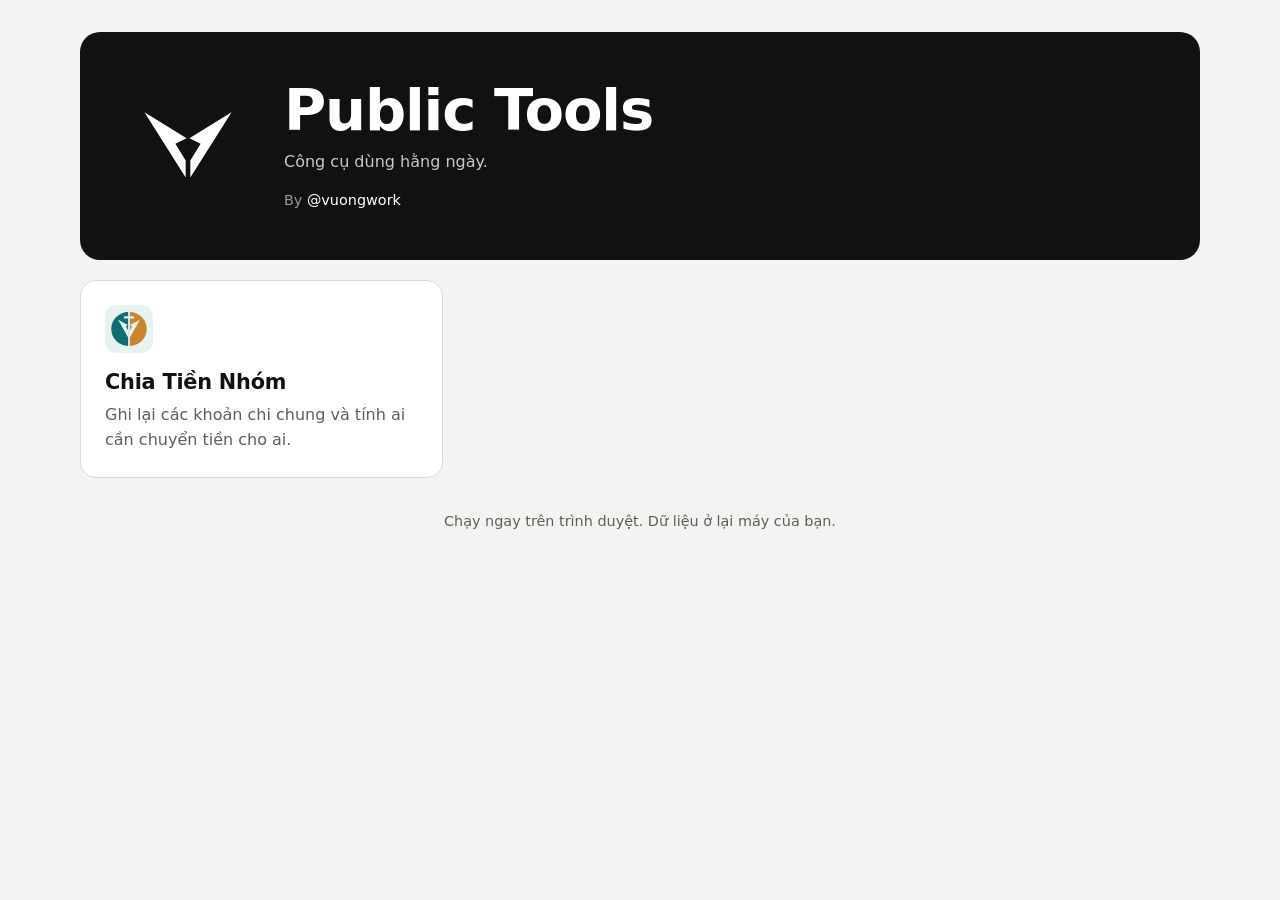
<file: docs/index.html>
<!doctype html>
<html lang="vi">
<head>
  <meta charset="utf-8">
  <meta name="viewport" content="width=device-width, initial-scale=1">
  <title>Public Tools</title>
  <link rel="icon" href="./assets/brand/vuong-logo.svg" type="image/svg+xml">
  <link rel="stylesheet" href="./assets/base.css">
</head>
<body>
  <main class="shell">
    <header class="hero">
      <img class="logo" src="./assets/brand/vuong-logo.svg" alt="Logo Vuong" width="120" height="120">
      <div>
        <h1>Public Tools</h1>
        <p>Công cụ dùng hằng ngày.</p>
        <p class="by"><span>By</span> @vuongwork</p>
      </div>
    </header>
    <section class="tools" aria-label="Danh sách công cụ">
      <a class="card tool" href="./tools/expense-splitter/">
        <img src="./tools/expense-splitter/assets/logo.svg" alt="" width="48" height="48">
        <h2>Chia Tiền Nhóm</h2>
        <p>Ghi lại các khoản chi chung và tính ai cần chuyển tiền cho ai.</p>
      </a>
    </section>
    <p class="foot">Chạy ngay trên trình duyệt. Dữ liệu ở lại máy của bạn.</p>
  </main>
</body>
</html>
</file>
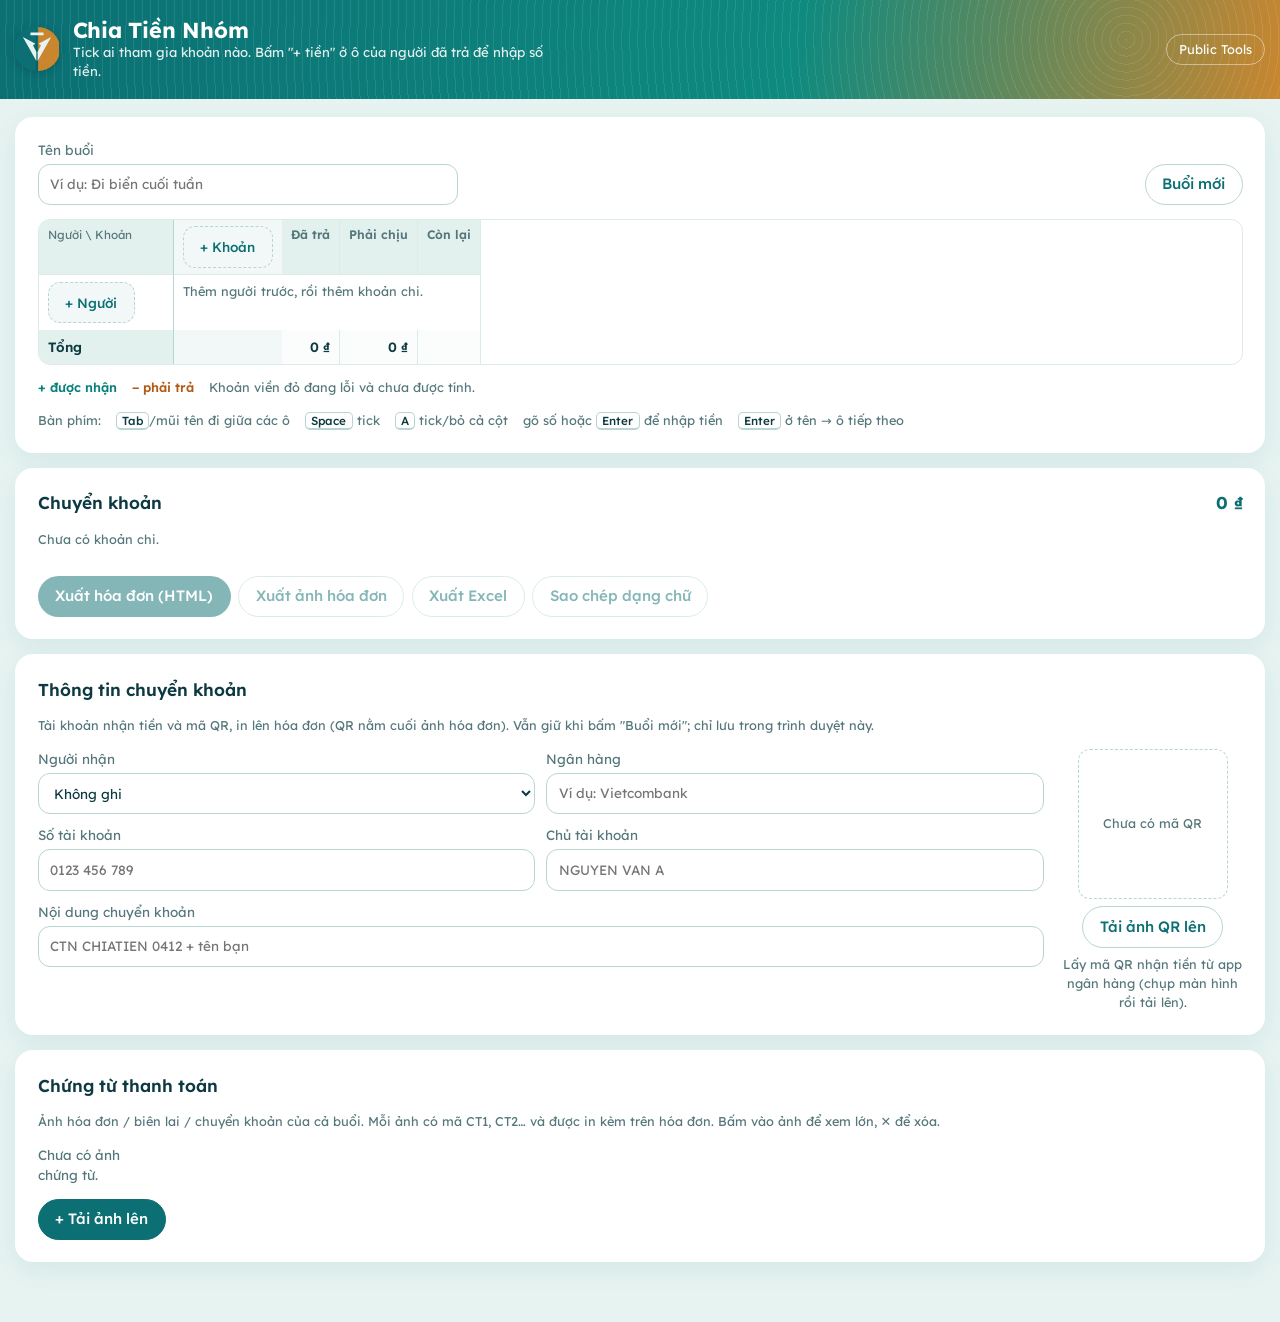
<file: docs/tools/expense-splitter/index.html>
<!doctype html>
<html lang="vi">
<head>
  <meta charset="utf-8">
  <meta name="viewport" content="width=device-width, initial-scale=1">
  <meta name="theme-color" content="#0b6f73">
  <title>Chia Tiền Nhóm · Public Tools</title>
  <link rel="icon" href="./assets/logo.svg" type="image/svg+xml">
  <link rel="apple-touch-icon" href="./assets/logo-256.png">
  <link rel="preconnect" href="https://fonts.googleapis.com">
  <link rel="preconnect" href="https://fonts.gstatic.com" crossorigin>
  <link rel="stylesheet" href="https://fonts.googleapis.com/css2?family=Lexend:wght@400;500;600;700&display=swap">
  <link rel="stylesheet" href="./style.css">
  <script type="module" src="./app.js"></script>
</head>
<body>
  <header class="appbar">
    <div class="appbar-inner">
      <img class="appbar-logo" src="./assets/logo-coin.svg" alt="" width="44" height="44">
      <div class="appbar-text">
        <h1>Chia Tiền Nhóm</h1>
        <p>Tick ai tham gia khoản nào. Bấm "+ tiền" ở ô của người đã trả để nhập số tiền.</p>
      </div>
      <a class="appbar-home" href="../../">Public Tools</a>
    </div>
  </header>

  <main class="shell">
    <noscript>Cần bật JavaScript để sử dụng công cụ.</noscript>
    <p id="storage-status" class="notice" role="status"></p>

    <section class="panel">
      <div class="trip-bar">
        <label class="trip-name">Tên buổi <input id="trip-name" maxlength="100" placeholder="Ví dụ: Đi biển cuối tuần"></label>
        <button class="ghost" id="reset" type="button">Buổi mới</button>
      </div>
      <p id="undo-bar" class="undo" role="status"></p>
      <div class="grid-wrap" id="grid-wrap" role="region" aria-label="Bảng người và khoản chi" tabindex="0">
        <table id="grid"></table>
      </div>
      <p class="legend"><span class="pos">+ được nhận</span> <span class="neg">− phải trả</span> Khoản viền đỏ đang lỗi và chưa được tính.</p>
      <p class="legend keys">Bàn phím: <span><kbd>Tab</kbd>/mũi tên đi giữa các ô</span> <span><kbd>Space</kbd> tick</span> <span><kbd>A</kbd> tick/bỏ cả cột</span> <span>gõ số hoặc <kbd>Enter</kbd> để nhập tiền</span> <span><kbd>Enter</kbd> ở tên → ô tiếp theo</span></p>

      <div id="cell-popover" class="popover" role="dialog" aria-modal="false" aria-labelledby="pop-title" hidden>
        <div class="pop-head"><strong id="pop-title"></strong><button type="button" class="icon" id="pop-close" aria-label="Đóng" tabindex="-1">✕</button></div>
        <label>Đã trả <input id="pop-paid" inputmode="text" autocomplete="off" placeholder="0 · vd 500k, 2tr"></label>
        <label>Phần riêng <input id="pop-extra" inputmode="text" autocomplete="off" placeholder="Món của riêng mình, tiền mời…"></label>
        <fieldset>
          <legend>Mời riêng cho</legend>
          <div id="pop-treats" class="choices"></div>
        </fieldset>
        <p class="hint">Phần riêng trừ ra trước, còn lại mới chia đều cho người được tick. Có tick: góp thêm phần chia đều. Bỏ tick: chỉ chịu phần riêng.</p>
        <p class="hint"><kbd>Enter</kbd> lưu và xuống người kế tiếp · <kbd>Shift</kbd>+<kbd>Enter</kbd> lên · <kbd>Esc</kbd> đóng</p>
        <button type="button" class="primary" id="pop-done">Xong</button>
      </div>
    </section>

    <section class="panel settle">
      <div class="settle-head"><h2>Chuyển khoản</h2><strong id="total" class="total"></strong></div>
      <p id="settlement-hint" class="muted"></p>
      <ul id="transfers" class="transfers"></ul>
      <div class="actions">
        <button id="invoice" class="primary" type="button" disabled>Xuất hóa đơn (HTML)</button>
        <button id="receipt" class="ghost" type="button" disabled>Xuất ảnh hóa đơn</button>
        <button id="excel" class="ghost" type="button" disabled>Xuất Excel</button>
        <button id="copy" class="ghost" type="button" disabled>Sao chép dạng chữ</button>
      </div>
      <p id="copy-status" role="status"></p>
      <label id="copy-fallback" hidden>Kết quả để sao chép thủ công <textarea id="summary-text" rows="8" readonly></textarea></label>
    </section>

    <section class="panel pay-panel" aria-labelledby="pay-title">
      <div class="settle-head"><h2 id="pay-title">Thông tin chuyển khoản</h2></div>
      <p class="muted">Tài khoản nhận tiền và mã QR, in lên hóa đơn (QR nằm cuối ảnh hóa đơn). Vẫn giữ khi bấm "Buổi mới"; chỉ lưu trong trình duyệt này.</p>
      <div class="pay-body">
        <div class="pay-grid">
          <label>Người nhận <select id="pay-recipient"><option value="">Không ghi</option></select></label>
          <label>Ngân hàng <input id="pay-bank" maxlength="60" autocomplete="off" placeholder="Ví dụ: Vietcombank"></label>
          <label>Số tài khoản <input id="pay-account" maxlength="40" autocomplete="off" inputmode="numeric" placeholder="0123 456 789"></label>
          <label>Chủ tài khoản <input id="pay-owner" maxlength="80" autocomplete="off" placeholder="NGUYEN VAN A"></label>
          <label class="wide">Nội dung chuyển khoản <input id="pay-memo" maxlength="120" autocomplete="off"></label>
        </div>
        <div class="qr-field">
          <div class="qr-box"><img id="pay-qr-img" alt="Mã QR nhận tiền" hidden><span id="pay-qr-empty" class="muted">Chưa có mã QR</span></div>
          <label class="button ghost">Tải ảnh QR lên<input type="file" id="pay-qr-file" accept="image/*" class="visually-hidden"></label>
          <button id="pay-qr-clear" class="linkish" type="button" hidden>Xóa QR</button>
          <p id="pay-status" class="hint" role="status">Lấy mã QR nhận tiền từ app ngân hàng (chụp màn hình rồi tải lên).</p>
        </div>
      </div>
    </section>

    <section class="panel" aria-labelledby="evidence-panel-title">
      <div class="settle-head"><h2 id="evidence-panel-title">Chứng từ thanh toán</h2><span id="evidence-count" class="muted"></span></div>
      <p class="muted">Ảnh hóa đơn / biên lai / chuyển khoản của cả buổi. Mỗi ảnh có mã CT1, CT2… và được in kèm trên hóa đơn. Bấm vào ảnh để xem lớn, ✕ để xóa.</p>
      <div id="evidence-panel" class="evidence-list"></div>
      <div class="actions">
        <label class="button primary">+ Tải ảnh lên<input type="file" id="evidence-file" accept="image/*" multiple class="visually-hidden"></label>
      </div>
      <p id="evidence-panel-status" class="hint" role="status"></p>
    </section>
  </main>

  <dialog id="receipt-dialog" class="receipt-dialog" aria-labelledby="receipt-title">
    <div class="pop-head"><strong id="receipt-title">Ảnh hóa đơn</strong><button type="button" class="icon" id="receipt-close" aria-label="Đóng">✕</button></div>
    <label class="inline-check" id="receipt-evidence-row" hidden><input type="checkbox" id="receipt-evidence" checked> Kèm ảnh chứng từ</label>
    <div class="receipt-preview"><img id="receipt-img" alt="Ảnh hóa đơn chia tiền"></div>
    <div class="actions">
      <button id="receipt-share" class="primary" type="button" hidden>Chia sẻ</button>
      <button id="receipt-copy" class="primary" type="button">Sao chép ảnh</button>
      <a id="receipt-download" class="button ghost" download>Tải ảnh</a>
    </div>
    <p id="receipt-status" class="muted" role="status"></p>
  </dialog>
</body>
</html>
</file>
<file: docs/assets/base.css>
:root {
  --ink: #111111;
  --paper: #f3f3f1;
  --card: #ffffff;
  --line: #d9d9d6;
  --muted: #5d5d59;
  font: 100%/1.55 system-ui, -apple-system, "Segoe UI", sans-serif;
  color: var(--ink);
  background: var(--paper);
  accent-color: var(--ink);
}
*, *::before, *::after { box-sizing: border-box; }
body { margin: 0; background: var(--paper); }
.shell { width: min(100% - 2rem, 70rem); margin: 2rem auto 3rem; }

.hero { display: flex; align-items: center; gap: clamp(1rem, 4vw, 2.25rem); padding: clamp(1.4rem, 5vw, 3rem); background: var(--ink); color: #fff; border-radius: 1.25rem; margin-bottom: 1.25rem; }
.hero .logo { flex: none; width: clamp(4.5rem, 14vw, 7.5rem); height: auto; display: block; }
.hero h1 { margin: 0; font-size: clamp(2rem, 6vw, 3.6rem); line-height: 1.08; letter-spacing: -.02em; }
.hero p { margin: .5rem 0 0; color: #c9c9c5; }
.hero .by { margin-top: .9rem; font-size: .9rem; color: #fff; }
.hero .by span { color: #9a9a96; }

.tools { display: grid; grid-template-columns: repeat(auto-fill, minmax(min(100%, 19rem), 1fr)); gap: 1rem; }
.card { background: var(--card); border: 1px solid var(--line); border-radius: 1rem; padding: clamp(1rem, 3vw, 1.5rem); min-width: 0; }
.tool { display: block; color: inherit; text-decoration: none; transition: background .15s, color .15s, border-color .15s; }
.tool img { display: block; width: 3rem; height: 3rem; margin-bottom: .85rem; border-radius: .7rem; }
.tool h2 { margin: 0; font-size: 1.3rem; letter-spacing: -.01em; }
.tool p { margin: .3rem 0 0; color: var(--muted); }
.tool:hover, .tool:focus-visible { background: var(--ink); border-color: var(--ink); color: #fff; }
.tool:hover p, .tool:focus-visible p { color: #c9c9c5; }

.foot { margin-top: 2rem; color: var(--muted); font-size: .9rem; text-align: center; }

:focus-visible { outline: 3px solid var(--ink); outline-offset: 3px; }
.hero :focus-visible, .tool:focus-visible { outline-color: #888; }
[hidden] { display: none !important; }

@media (max-width: 30rem) {
  .hero { flex-direction: column; align-items: flex-start; }
}
@media (prefers-reduced-motion: reduce) {
  .tool { transition: none; }
}
</file>
<file: docs/tools/expense-splitter/style.css>
/* Chia Tiền Nhóm — "Tiền polymer" palette: 500k teal + 200k amber, from the logo. */
:root {
  --bg: #e6f3f1;
  --paper: #ffffff;
  --ink: #0d3a42;
  --muted: #55777b;
  --teal: #0b6f73;
  --teal-2: #0b8a87;
  --teal-soft: #d8f0ec;
  --teal-wash: #f1f8f7;
  --amber: #c9862f;
  --amber-ink: #8a5310;
  --amber-soft: #fbead2;
  --line: #dcebe9;
  --line-strong: #b7d6d3;
  --pos: #08807b;
  --neg: #b45a17;
  --error: #c2412d;
  --error-soft: #fdf0ed;
  --treat: #4b4aa8;
  --treat-soft: #e9e8fa;
  --r-lg: 18px;
  --r-md: 12px;
  --r-sm: 8px;
  font: 400 15px/1.5 "Lexend", system-ui, sans-serif;
  color: var(--ink);
  background: var(--bg);
  accent-color: var(--teal);
}
*, *::before, *::after { box-sizing: border-box; }
body { margin: 0; background: var(--bg); }
h1, h2, p { margin: 0; }
button, input, textarea { font: inherit; color: inherit; }
[hidden] { display: none !important; }
[role=status]:empty { display: none; }
:focus-visible { outline: 3px solid var(--teal-2); outline-offset: 2px; }
.muted, .hint, .legend { color: var(--muted); font-size: .85rem; }
.pos { color: var(--pos); font-weight: 600; }
.neg { color: var(--neg); font-weight: 600; }

/* ---------- app bar ---------- */
.appbar {
  color: #fff;
  background:
    repeating-radial-gradient(circle at 88% 40%, rgba(255, 255, 255, .09) 0 1px, transparent 1px 8px),
    linear-gradient(100deg, var(--teal) 0%, #0e8a7f 62%, var(--amber) 100%);
}
.appbar-inner { width: min(100% - 2rem, 96rem); margin: 0 auto; padding: 1.1rem 0; display: flex; align-items: center; gap: .9rem; }
.appbar-logo { flex: none; width: 44px; height: 44px; filter: drop-shadow(0 2px 4px rgba(0, 0, 0, .18)); }
.appbar-text { min-width: 0; }
.appbar h1 { font-size: 1.45rem; font-weight: 700; line-height: 1.2; letter-spacing: -.01em; }
.appbar p { font-size: .88rem; opacity: .88; max-width: 60ch; }
.appbar-home { margin-left: auto; flex: none; color: #fff; font-size: .85rem; text-decoration: none; padding: .35rem .8rem; border: 1px solid rgba(255, 255, 255, .45); border-radius: 999px; }
.appbar-home:hover { background: rgba(255, 255, 255, .14); }

.shell { width: min(100% - 2rem, 96rem); margin: 1.25rem auto 4rem; display: grid; gap: 1rem; }
.notice { background: var(--amber-soft); color: var(--amber-ink); border-radius: var(--r-md); padding: .6rem .9rem; }
.panel { background: var(--paper); border-radius: var(--r-lg); padding: clamp(1rem, 2.5vw, 1.5rem); display: grid; gap: .9rem; min-width: 0; box-shadow: 0 8px 24px rgba(11, 111, 115, .08); }

/* ---------- controls ---------- */
label { display: grid; gap: .25rem; font-size: .9rem; color: var(--muted); }
input:not([type=checkbox]), textarea {
  width: 100%; min-height: 2.75rem; padding: .45rem .75rem; color: var(--ink);
  background: var(--paper); border: 1.5px solid var(--line-strong); border-radius: var(--r-md);
}
input:not([type=checkbox]):focus { border-color: var(--teal); outline: none; box-shadow: 0 0 0 3px rgba(11, 138, 135, .2); }
button { cursor: pointer; min-height: 2.75rem; padding: .45rem 1.1rem; border-radius: 999px; border: 1.5px solid transparent; font-weight: 500; }
button:disabled { cursor: default; opacity: .5; }
button.primary { background: var(--teal); color: #fff; }
button.primary:hover:not(:disabled) { background: #095c60; }
button.ghost { background: transparent; color: var(--teal); border-color: var(--line-strong); }
button.ghost:hover { border-color: var(--teal); }
button.secondary { background: var(--teal-wash); color: var(--teal); border: 1.5px dashed var(--line-strong); border-radius: var(--r-md); white-space: nowrap; }
button.secondary:hover { border-color: var(--teal); background: var(--teal-soft); }
button.icon { min-height: 2rem; min-width: 2rem; padding: 0; background: transparent; color: #8aa4a6; border-radius: var(--r-sm); flex: none; }
button.icon:hover { color: var(--error); background: var(--error-soft); }
button.linkish { min-height: 0; padding: 0; background: none; border: 0; color: var(--teal); font-weight: 600; text-decoration: underline; }

.trip-bar { display: flex; gap: .75rem; align-items: end; flex-wrap: wrap; justify-content: space-between; }
.trip-name { flex: 1 1 16rem; max-width: 28rem; }
.undo { background: var(--amber-soft); color: var(--amber-ink); border-radius: var(--r-md); padding: .45rem .8rem; font-size: .9rem; }
.legend { display: flex; flex-wrap: wrap; gap: .3rem 1rem; }
kbd { font: 500 .78rem/1.4 "Lexend", system-ui, sans-serif; padding: 0 .35rem; border: 1px solid var(--line-strong); border-bottom-width: 2px; border-radius: 5px; background: var(--paper); color: var(--ink); }
@media (hover: none) { .legend.keys, .popover .hint:has(kbd) { display: none; } }

/* ---------- grid ---------- */
.grid-wrap { overflow-x: auto; border: 1.5px solid var(--line); border-radius: var(--r-md); }
#grid { width: max-content; border-collapse: separate; border-spacing: 0; font-size: .9rem; font-variant-numeric: tabular-nums; }
#grid th, #grid td { padding: .45rem .6rem; text-align: left; vertical-align: top; background: var(--paper); border-bottom: 1px solid var(--line); border-right: 1px solid var(--line); }
#grid thead th { background: var(--teal-wash); font-weight: 600; }
#grid tfoot th, #grid tfoot td { background: var(--teal-wash); font-weight: 600; border-bottom: 0; }
#grid .sticky { position: sticky; left: 0; z-index: 1; min-width: 9rem; max-width: 12rem; border-right: 1.5px solid var(--line-strong); }
#grid thead .sticky, #grid tfoot .sticky { background: #e3f1ee; }
#grid .corner { color: var(--muted); font-weight: 400; font-size: .78rem; }
#grid .exp { min-width: 8.5rem; }
#grid .sum { text-align: right; white-space: nowrap; background: #fafdfc; }
#grid thead .sum { background: #e3f1ee; color: var(--muted); font-size: .82rem; }
#grid .net { font-size: .95rem; }
#grid .add-col { width: 1%; border-right: 0; }
#grid .add-row th, #grid .add-row td { border-bottom: 0; }

.exp-head, .member-head { display: flex; gap: .2rem; align-items: center; }
.exp-total { font-weight: 600; color: var(--teal); margin-top: .1rem; padding-left: .4rem; display: flex; align-items: center; justify-content: space-between; gap: .5rem; }
button.tick-all { min-height: 1.6rem; padding: 0 .6rem; font-size: .74rem; font-weight: 500; color: var(--teal); background: var(--paper); border: 1px solid var(--line-strong); border-radius: 999px; white-space: nowrap; }
button.tick-all:hover { border-color: var(--teal); background: var(--teal-soft); }
.exp-error { color: var(--error); font-size: .78rem; font-weight: 500; margin-top: .2rem; padding-left: .4rem; max-width: 12rem; white-space: normal; }
input.name-input { min-height: 2rem; padding: .15rem .4rem; border: 1.5px solid transparent; border-radius: var(--r-sm); background: transparent; font-weight: 600; min-width: 0; }
input.name-input:hover { border-color: var(--line-strong); background: var(--paper); }
.exp-head input.name-input { width: 7rem; flex: 1; }
.member-head input.name-input { width: 100%; flex: 1; }

/* cells */
#grid td.cell { cursor: pointer; padding: 0 .5rem 0 0; }
#grid td.cell.off { background: #f7faf9; }
#grid td.cell:hover { background: var(--teal-wash); }
#grid td.cell.open { box-shadow: inset 0 0 0 2px var(--teal); }
label.check { display: inline-flex; align-items: center; justify-content: center; min-width: 2.75rem; min-height: 2.75rem; cursor: pointer; vertical-align: top; }
label.check input { width: 1.2rem; height: 1.2rem; margin: 0; cursor: pointer; }
.cell-edit { display: inline-block; min-height: 2.75rem; padding: .55rem 0 .3rem; background: none; border: 0; border-radius: 0; text-align: left; vertical-align: top; font-weight: 400; }
.pen { display: inline-block; color: var(--muted); font-size: .78rem; line-height: 1.6; padding: 0 .5rem; border: 1px dashed var(--line-strong); border-radius: 999px; white-space: nowrap; }
td.cell:hover .pen, td.cell:focus-within .pen { color: var(--teal); border-color: var(--teal); background: var(--teal-soft); }
.tags { display: grid; gap: .2rem; justify-items: start; }
.tag { display: inline-block; border-radius: 999px; padding: 0 .5rem; font-size: .76rem; line-height: 1.6; white-space: nowrap; }
.tag.paid { background: var(--teal-soft); color: #07605c; }
.tag.extra { background: var(--amber-soft); color: var(--amber-ink); }
.tag.treat { background: var(--treat-soft); color: var(--treat); white-space: normal; }

/* error columns */
#grid .has-error, #grid td.cell.has-error { background: var(--error-soft); }
#grid thead th.has-error { box-shadow: inset 0 3px 0 var(--error); }
#grid td.has-error, #grid th.has-error { border-left: 1px solid #f1b9ad; border-right: 1px solid #f1b9ad; }
#grid tfoot .has-error s { color: var(--muted); }

/* ---------- popover ---------- */
.popover { position: absolute; z-index: 10; width: 19rem; display: grid; gap: .65rem; padding: 1rem; background: var(--paper); border: 1px solid var(--line-strong); border-radius: var(--r-lg); box-shadow: 0 16px 40px rgba(13, 58, 66, .2); }
.popover.sheet { position: fixed; left: 0; right: 0; bottom: 0; top: auto; width: auto; border-radius: var(--r-lg) var(--r-lg) 0 0; max-height: 75vh; overflow: auto; }
.pop-head { display: flex; align-items: center; justify-content: space-between; gap: .5rem; }
.popover input.invalid { border-color: var(--error); background: var(--error-soft); }
fieldset { min-width: 0; margin: 0; padding: .55rem .8rem .7rem; border: 1.5px solid var(--line); border-radius: var(--r-md); }
legend { padding: 0 .3rem; font-size: .85rem; color: var(--muted); }
.choices { display: flex; flex-wrap: wrap; gap: .2rem 1rem; color: var(--ink); }
.choices label { display: flex; align-items: center; gap: .4rem; min-height: 2.25rem; color: var(--ink); font-size: .92rem; }
.choices input { width: 1.1rem; height: 1.1rem; }

/* ---------- settlement ---------- */
.settle-head { display: flex; align-items: baseline; justify-content: space-between; gap: 1rem; }
.settle-head h2 { font-size: 1.15rem; font-weight: 600; }
.total { color: var(--teal); font-size: 1.15rem; }
.transfers { list-style: none; margin: 0; padding: 0; display: grid; gap: .4rem; }
.transfers li { display: flex; justify-content: space-between; gap: 1rem; padding: .6rem .9rem; background: var(--teal-wash); border-radius: var(--r-md); }
.transfers strong { color: var(--neg); white-space: nowrap; }
#copy-status { color: var(--pos); font-size: .9rem; }
.actions { display: flex; flex-wrap: wrap; gap: .5rem; align-items: center; }
.button { display: inline-flex; align-items: center; justify-content: center; min-height: 2.75rem; padding: .45rem 1.1rem; border-radius: 999px; border: 1.5px solid var(--line-strong); color: var(--teal); font-size: 1rem; font-weight: 500; text-decoration: none; cursor: pointer; }
.button:hover, .button:focus-within { border-color: var(--teal); }
.visually-hidden { position: absolute; width: 1px; height: 1px; overflow: hidden; clip: rect(0 0 0 0); white-space: nowrap; }

.button.primary { background: var(--teal); border-color: var(--teal); color: #fff; }
.button.primary:hover, .button.primary:focus-within { background: #095c60; }
.inline-check { display: flex; align-items: center; gap: .5rem; color: var(--ink); }
.inline-check input { width: 1.1rem; height: 1.1rem; }

/* ---------- chứng từ ---------- */
.evidence-list { display: grid; grid-template-columns: repeat(auto-fill, minmax(8rem, 1fr)); gap: .6rem; max-height: 55dvh; overflow: auto; }
.evidence-list:empty::before { content: "Chưa có ảnh chứng từ."; color: var(--muted); font-size: .9rem; }
.evidence-list figure { position: relative; margin: 0; border: 1px solid var(--line); border-radius: var(--r-md); overflow: hidden; background: var(--teal-wash); }
.evidence-list a { display: block; }
.evidence-list img { display: block; width: 100%; height: 8rem; object-fit: cover; }
.evidence-list figcaption { display: flex; justify-content: space-between; align-items: center; padding: .2rem .5rem; font-size: .8rem; font-weight: 600; color: var(--teal); }

.ev-missing { padding: .5rem; font-size: .85rem; }
.exp-tools { display: flex; gap: .3rem; align-items: center; }

/* ---------- payment info ---------- */
select { width: 100%; min-height: 2.75rem; padding: .45rem .75rem; font: inherit; color: var(--ink); background: var(--paper); border: 1.5px solid var(--line-strong); border-radius: var(--r-md); }
select:focus { border-color: var(--teal); outline: none; box-shadow: 0 0 0 3px rgba(11, 138, 135, .2); }
.pay-body { display: grid; grid-template-columns: 1fr auto; gap: 1.25rem; align-items: start; }
.pay-grid { display: grid; grid-template-columns: repeat(2, minmax(0, 1fr)); gap: .75rem; }
.pay-grid .wide { grid-column: 1 / -1; }
.qr-field { display: grid; justify-items: center; gap: .5rem; width: 12rem; text-align: center; }
.qr-box { display: grid; place-items: center; width: 10rem; height: 10rem; padding: .5rem; background: var(--paper); border: 1.5px dashed var(--line-strong); border-radius: var(--r-md); }
.qr-box img { max-width: 100%; max-height: 100%; image-rendering: pixelated; }
@media (max-width: 40rem) {
  .pay-body, .pay-grid { grid-template-columns: 1fr; }
  .qr-field { width: 100%; }
}

/* ---------- receipt dialog ---------- */
.receipt-dialog { width: min(100% - 2rem, 30rem); max-height: calc(100dvh - 2rem); padding: 1rem; border: 0; border-radius: var(--r-lg); background: var(--paper); color: var(--ink); box-shadow: 0 24px 60px rgba(13, 58, 66, .3); }
.receipt-dialog[open] { display: grid; gap: .8rem; }
.receipt-dialog::backdrop { background: rgba(13, 58, 66, .45); }
.receipt-preview { overflow: auto; max-height: 65dvh; border-radius: var(--r-md); background: var(--bg); }
.receipt-preview img { display: block; width: 100%; height: auto; }

@media (max-width: 40rem) {
  .appbar-inner { flex-wrap: wrap; gap: .6rem .8rem; }
  .appbar p { display: none; }
  .appbar-home { order: -1; margin-left: 0; width: 100%; border: 0; padding: 0; opacity: .85; }
  #grid .sticky { min-width: 6.5rem; max-width: 7.5rem; }
  #grid .exp { min-width: 7rem; }
}
@media (prefers-reduced-motion: no-preference) {
  button, .tag, input { transition: background-color .15s, border-color .15s, color .15s; }
}
</file>
